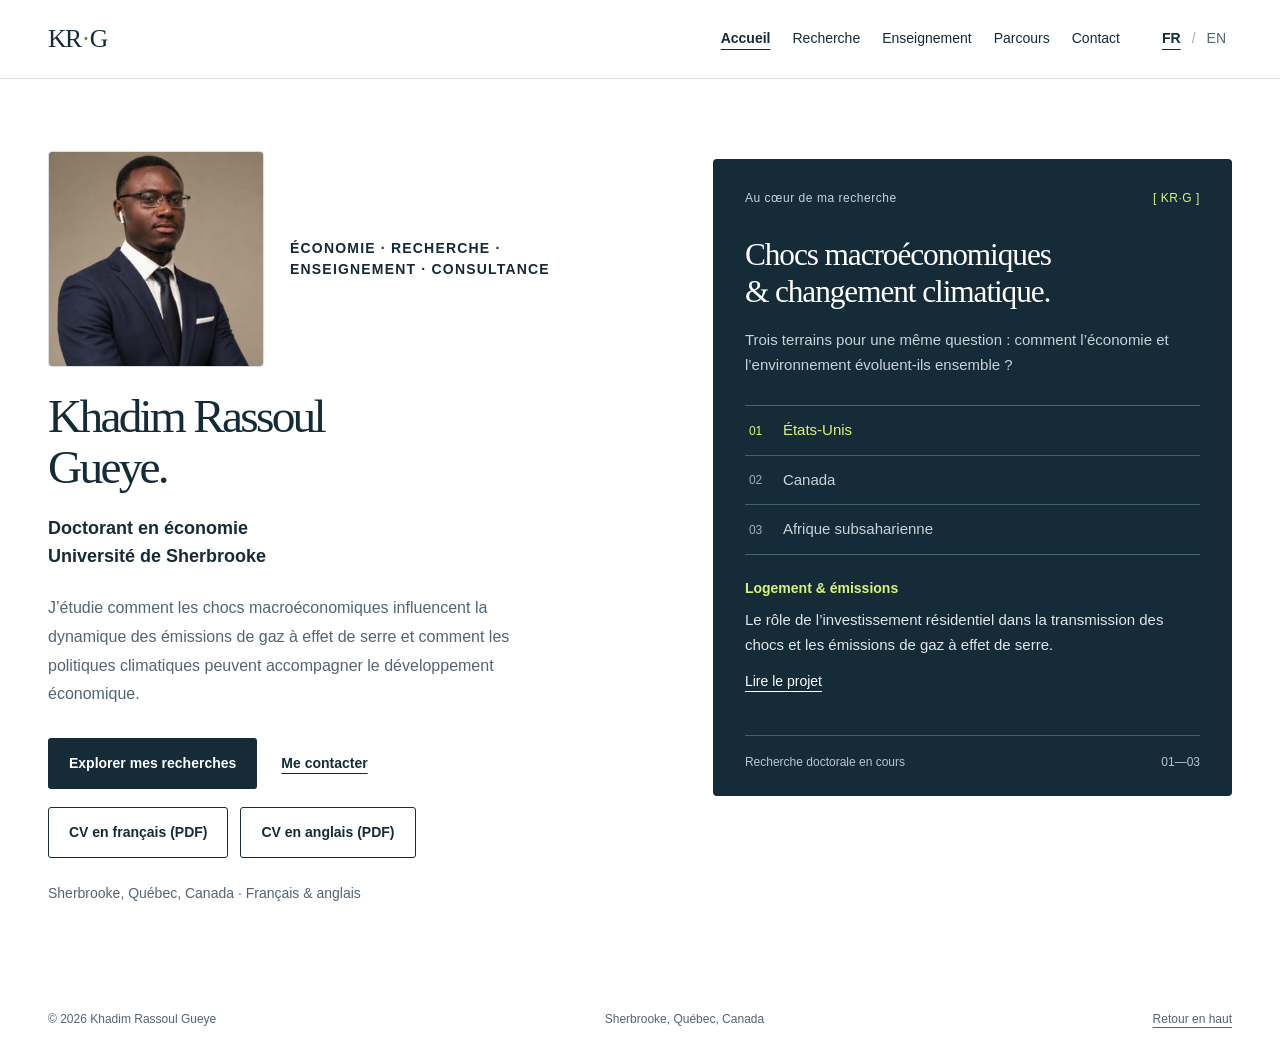
<file: index.html>
<!DOCTYPE html>

<html lang="fr">
<head>
<meta charset="utf-8"/>
<meta content="width=device-width, initial-scale=1" name="viewport"/>
<meta content="Khadim Rassoul Gueye, doctorant en économie à l’Université de Sherbrooke. Recherche en macroéconomie environnementale, politiques climatiques et développement." name="description"/>
<meta content="#152b37" name="theme-color"/>
<meta content="Khadim Rassoul Gueye · Économie &amp; climat" property="og:title"/>
<meta content="Recherche, enseignement et méthodes quantitatives à l’intersection de la macroéconomie, du climat et du développement." property="og:description"/>
<meta content="website" property="og:type"/>
<link href="https://krassoul.github.io/" rel="canonical"/>
<meta content="https://krassoul.github.io/" property="og:url"/>
<meta content="https://krassoul.github.io/khadim-rassoul-gueye-portrait.png" property="og:image"/>
<title>Khadim Rassoul Gueye · Économie &amp; climat</title>
<link href="data:image/svg+xml,%3Csvg xmlns='http://www.w3.org/2000/svg' viewBox='0 0 40 40'%3E%3Crect width='40' height='40' rx='8' fill='%23152b37'/%3E%3Cpath d='M10 9v22m18-22L11 20l18 11' fill='none' stroke='%23d8f47b' stroke-width='4' stroke-linecap='round' stroke-linejoin='round'/%3E%3C/svg%3E" rel="icon" type="image/svg+xml"/>
<link href="styles.css?v=portrait-balance2" rel="stylesheet"/>
<script defer="" src="site.js?v=ghg-emissions-dynamics-20261021"></script>
</head>
<body data-page="accueil">
<a class="skip-link" data-i18n="skip" href="#main">Aller au contenu</a>
<header class="site-header">
<div class="header-inner">
<a aria-label="Khadim Rassoul Gueye — accueil" class="wordmark" href="index.html">KR<span>·</span>G</a>
<nav aria-label="Navigation principale" data-i18n-aria="navLabel"><a aria-current="page" data-i18n="navHome" href="index.html">Accueil</a>
<a data-i18n="navResearch" href="recherche.html">Recherche</a>
<a data-i18n="navTeaching" href="enseignement.html">Enseignement</a>
<a data-i18n="navAbout" href="parcours.html">Parcours</a>
<a data-i18n="navContact" href="contact.html">Contact</a>
</nav>
<div aria-label="Langue du site" class="language-switch" data-i18n-aria="languageLabel" role="group">
<button aria-label="Français" aria-pressed="true" data-lang="fr" lang="fr" type="button">FR</button>
<span aria-hidden="true">/</span>
<button aria-label="English" aria-pressed="false" data-lang="en" lang="en" type="button">EN</button>
</div>
</div>
</header>
<main id="main"><section aria-labelledby="hero-name" class="hero section-shell" id="accueil">
<div class="hero-copy">
<div class="hero-profile">
<img alt="Portrait de Khadim Rassoul Gueye" class="profile-portrait" data-i18n-alt="portraitAlt" fetchpriority="high" height="1254" src="khadim-rassoul-gueye-portrait.png" width="1254"/>
<p class="eyebrow" data-i18n="heroEyebrow">Économie · Recherche · Enseignement</p>
</div>
<h1 id="hero-name">Khadim Rassoul<br/><span>Gueye.</span></h1>
<p class="hero-role" data-i18n="heroRole">Doctorant en économie<br/>Université de Sherbrooke</p>
<p class="hero-intro" data-i18n="heroIntro">J’étudie comment les chocs macroéconomiques influencent la dynamique des émissions de gaz à effet de serre et comment les politiques climatiques peuvent accompagner le développement économique.</p>
<div class="hero-actions">
<a class="button button-dark" data-i18n="explore" href="recherche.html">Explorer mes recherches</a>
<a class="text-link" data-i18n="getInTouch" href="contact.html">Me contacter</a>
</div>
<div class="hero-cv" id="cv">
<a class="button button-outline" data-i18n="cvFrench" href="CV_Khadim_Rassoul_Gueye_FR.pdf" rel="noopener noreferrer">CV en français (PDF)</a>
<a class="button button-outline" data-i18n="cvEnglish" href="CV_Khadim_Rassoul_Gueye_EN.pdf" rel="noopener noreferrer">CV en anglais (PDF)</a>
</div>
<p class="hero-location" data-i18n="location">Sherbrooke, Québec · Français &amp; anglais</p>
</div>
<aside aria-label="Aperçu des recherches" class="research-window" data-i18n-aria="researchWindowLabel">
<div class="window-heading"><span data-i18n="windowHeading">Au cœur de ma recherche</span><span aria-hidden="true" class="window-symbol">[ KR·G ]</span></div>
<h2 data-i18n="windowTitle">Chocs macroéconomiques<br/>&amp; changement climatique.</h2>
<p class="window-intro" data-i18n="windowIntro">Trois terrains pour une même question : comment l’économie et l’environnement évoluent-ils ensemble ?</p>
<div aria-label="Terrain de recherche" aria-orientation="vertical" class="research-tabs" data-i18n-aria="tablistLabel" role="tablist">
<button aria-controls="research-panel" aria-selected="true" data-project="us" id="tab-us" role="tab" type="button"><span>01</span><span data-i18n="us">États-Unis</span></button>
<button aria-controls="research-panel" aria-selected="false" data-project="ca" id="tab-ca" role="tab" tabindex="-1" type="button"><span>02</span><span data-i18n="ca">Canada</span></button>
<button aria-controls="research-panel" aria-selected="false" data-project="ssa" id="tab-ssa" role="tab" tabindex="-1" type="button"><span>03</span><span data-i18n="ssa">Afrique subsaharienne</span></button>
</div>
<div aria-labelledby="tab-us" class="research-panel" id="research-panel" role="tabpanel" tabindex="0">
<p class="panel-kicker" id="panel-kicker">Logement &amp; émissions</p>
<p class="panel-description" id="panel-description">Le rôle de l’investissement résidentiel dans la transmission des chocs et les émissions de gaz à effet de serre.</p>
<a class="panel-link" data-i18n="readProject" href="recherche.html#project-us" id="panel-link">Lire le projet</a>
</div>
<div class="window-foot"><span data-i18n="inProgress">Recherche doctorale en cours</span><span aria-hidden="true">01—03</span></div>
</aside>
</section></main>
<footer class="site-footer section-shell"><p>© 2026 Khadim Rassoul Gueye</p><p data-i18n="footerLocation">Sherbrooke, Québec, Canada</p><a data-i18n="backTop" href="index.html">Retour en haut</a></footer>
</body>
</html>
</file>
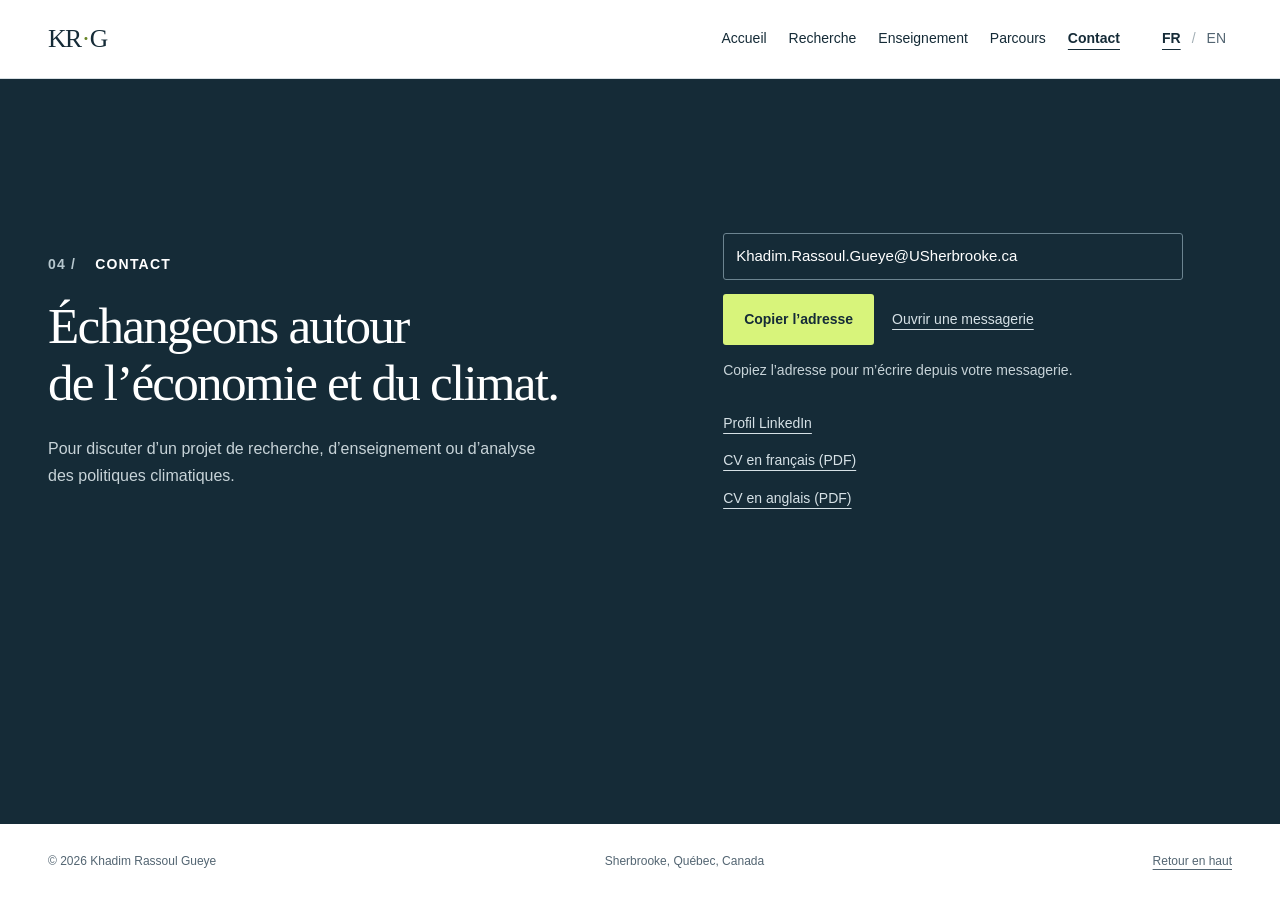
<file: contact.html>
<!DOCTYPE html>

<html lang="fr">
<head>
<meta charset="utf-8"/>
<meta content="width=device-width, initial-scale=1" name="viewport"/>
<meta content="Khadim Rassoul Gueye, doctorant en économie à l’Université de Sherbrooke. Recherche en macroéconomie environnementale, politiques climatiques et développement." name="description"/>
<meta content="#152b37" name="theme-color"/>
<meta content="Khadim Rassoul Gueye · Économie &amp; climat" property="og:title"/>
<meta content="Recherche, enseignement et méthodes quantitatives à l’intersection de la macroéconomie, du climat et du développement." property="og:description"/>
<meta content="website" property="og:type"/>
<link href="https://krassoul.github.io/contact.html" rel="canonical"/>
<meta content="https://krassoul.github.io/contact.html" property="og:url"/>
<meta content="https://krassoul.github.io/khadim-rassoul-gueye-portrait.png" property="og:image"/>
<title>Khadim Rassoul Gueye · Économie &amp; climat</title>
<link href="data:image/svg+xml,%3Csvg xmlns='http://www.w3.org/2000/svg' viewBox='0 0 40 40'%3E%3Crect width='40' height='40' rx='8' fill='%23152b37'/%3E%3Cpath d='M10 9v22m18-22L11 20l18 11' fill='none' stroke='%23d8f47b' stroke-width='4' stroke-linecap='round' stroke-linejoin='round'/%3E%3C/svg%3E" rel="icon" type="image/svg+xml"/>
<link href="styles.css?v=multipage1" rel="stylesheet"/>
<script defer="" src="site.js?v=multipage1"></script>
</head>
<body data-page="contact">
<a class="skip-link" data-i18n="skip" href="#main">Aller au contenu</a>
<header class="site-header">
<div class="header-inner">
<a aria-label="Khadim Rassoul Gueye — accueil" class="wordmark" href="index.html">KR<span>·</span>G</a>
<nav aria-label="Navigation principale" data-i18n-aria="navLabel"><a data-i18n="navHome" href="index.html">Accueil</a>
<a data-i18n="navResearch" href="recherche.html">Recherche</a>
<a data-i18n="navTeaching" href="enseignement.html">Enseignement</a>
<a data-i18n="navAbout" href="parcours.html">Parcours</a>
<a aria-current="page" data-i18n="navContact" href="contact.html">Contact</a>
</nav>
<div aria-label="Langue du site" class="language-switch" data-i18n-aria="languageLabel" role="group">
<button aria-label="Français" aria-pressed="true" data-lang="fr" lang="fr" type="button">FR</button>
<span aria-hidden="true">/</span>
<button aria-label="English" aria-pressed="false" data-lang="en" lang="en" type="button">EN</button>
</div>
</div>
</header>
<main id="main"><section aria-labelledby="contact-title" class="contact-section" id="contact">
<div class="section-shell contact-inner">
<div><p class="eyebrow"><span class="section-number">04 /</span> <span data-i18n="contactLabel">Contact</span></p><h1 class="page-heading" data-i18n="contactTitle" id="contact-title">Échangeons autour<br/>de l’économie et du climat.</h1><p data-i18n="contactText">Pour discuter d’un projet de recherche, d’enseignement ou d’analyse des politiques climatiques.</p></div>
<div class="contact-actions">
<label class="sr-only" data-i18n="emailAddressLabel" for="contact-address">Adresse de courriel</label>
<input aria-describedby="copy-status" class="contact-address" id="contact-address" readonly="" spellcheck="false" type="text" value="Khadim.Rassoul.Gueye@USherbrooke.ca"/>
<div class="contact-controls">
<button class="button button-lime" data-i18n="copyEmail" id="copy-email" type="button">Copier l’adresse</button>
<a class="email-app-link" data-i18n="emailMe" href="mailto:Khadim.Rassoul.Gueye@USherbrooke.ca">Ouvrir une messagerie</a>
</div>
<p aria-live="polite" class="copy-status" data-i18n="contactHint" id="copy-status" role="status">Copiez l’adresse pour m’écrire depuis votre messagerie.</p>
<a class="linkedin-link" data-i18n="linkedin" href="https://ca.linkedin.com/in/khadim-rassoul-gueye-5057b7140" rel="noopener noreferrer">Profil LinkedIn</a>
<a class="cv-link" data-i18n="cvFrench" href="CV_Khadim_Rassoul_Gueye_FR.pdf" lang="fr" rel="noopener noreferrer">CV en français (PDF)</a>
<a class="cv-link" data-i18n="cvEnglish" href="CV_Khadim_Rassoul_Gueye_EN.pdf" lang="en" rel="noopener noreferrer">CV en anglais (PDF)</a>
</div>
</div>
</section></main>
<footer class="site-footer section-shell"><p>© 2026 Khadim Rassoul Gueye</p><p data-i18n="footerLocation">Sherbrooke, Québec, Canada</p><a data-i18n="backTop" href="index.html">Retour en haut</a></footer>
</body>
</html>
</file>
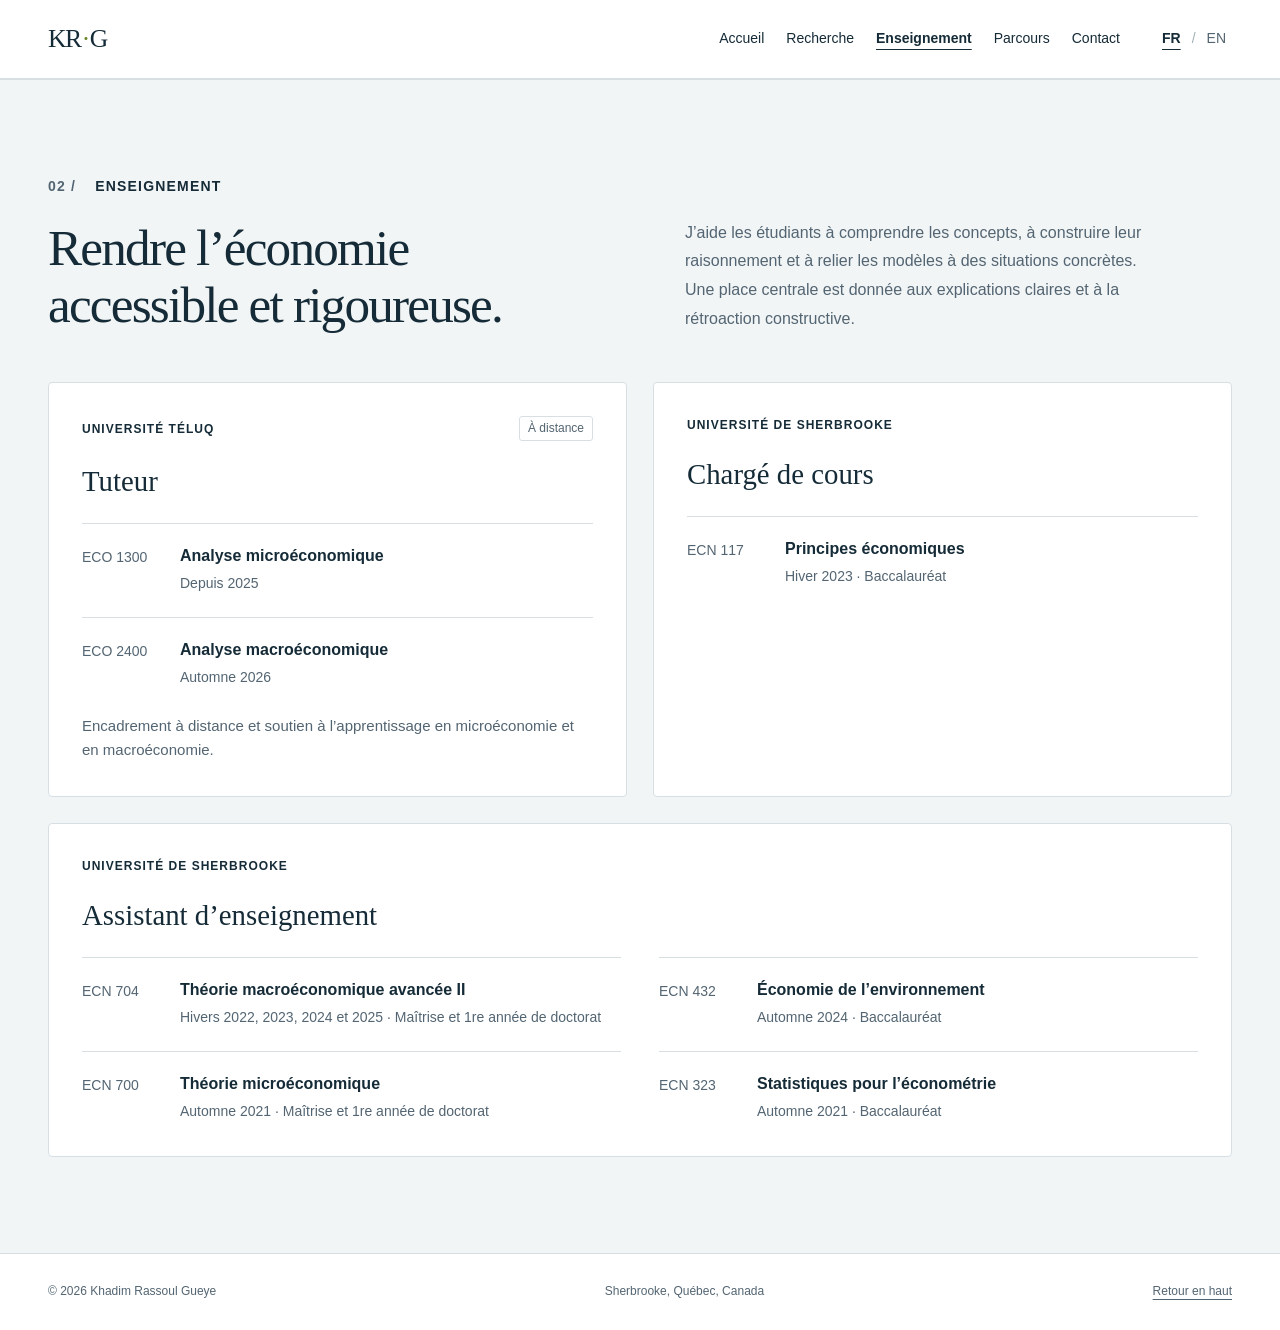
<file: enseignement.html>
<!DOCTYPE html>

<html lang="fr">
<head>
<meta charset="utf-8"/>
<meta content="width=device-width, initial-scale=1" name="viewport"/>
<meta content="Khadim Rassoul Gueye, doctorant en économie à l’Université de Sherbrooke. Recherche en macroéconomie environnementale, politiques climatiques et développement." name="description"/>
<meta content="#152b37" name="theme-color"/>
<meta content="Khadim Rassoul Gueye · Économie &amp; climat" property="og:title"/>
<meta content="Recherche, enseignement et méthodes quantitatives à l’intersection de la macroéconomie, du climat et du développement." property="og:description"/>
<meta content="website" property="og:type"/>
<link href="https://krassoul.github.io/enseignement.html" rel="canonical"/>
<meta content="https://krassoul.github.io/enseignement.html" property="og:url"/>
<meta content="https://krassoul.github.io/khadim-rassoul-gueye-portrait.png" property="og:image"/>
<title>Khadim Rassoul Gueye · Économie &amp; climat</title>
<link href="data:image/svg+xml,%3Csvg xmlns='http://www.w3.org/2000/svg' viewBox='0 0 40 40'%3E%3Crect width='40' height='40' rx='8' fill='%23152b37'/%3E%3Cpath d='M10 9v22m18-22L11 20l18 11' fill='none' stroke='%23d8f47b' stroke-width='4' stroke-linecap='round' stroke-linejoin='round'/%3E%3C/svg%3E" rel="icon" type="image/svg+xml"/>
<link href="styles.css?v=multipage1" rel="stylesheet"/>
<script defer="" src="site.js?v=multipage1"></script>
</head>
<body data-page="enseignement">
<a class="skip-link" data-i18n="skip" href="#main">Aller au contenu</a>
<header class="site-header">
<div class="header-inner">
<a aria-label="Khadim Rassoul Gueye — accueil" class="wordmark" href="index.html">KR<span>·</span>G</a>
<nav aria-label="Navigation principale" data-i18n-aria="navLabel"><a data-i18n="navHome" href="index.html">Accueil</a>
<a data-i18n="navResearch" href="recherche.html">Recherche</a>
<a aria-current="page" data-i18n="navTeaching" href="enseignement.html">Enseignement</a>
<a data-i18n="navAbout" href="parcours.html">Parcours</a>
<a data-i18n="navContact" href="contact.html">Contact</a>
</nav>
<div aria-label="Langue du site" class="language-switch" data-i18n-aria="languageLabel" role="group">
<button aria-label="Français" aria-pressed="true" data-lang="fr" lang="fr" type="button">FR</button>
<span aria-hidden="true">/</span>
<button aria-label="English" aria-pressed="false" data-lang="en" lang="en" type="button">EN</button>
</div>
</div>
</header>
<main id="main"><section aria-labelledby="teaching-title" class="teaching-section" id="enseignement">
<div class="section-shell content-section">
<div class="section-heading">
<div><p class="eyebrow"><span class="section-number">02 /</span> <span data-i18n="teachingLabel">Enseignement</span></p><h1 class="page-heading" data-i18n="teachingTitle" id="teaching-title">Rendre l’économie<br/>accessible et rigoureuse.</h1></div>
<p class="section-lead" data-i18n="teachingLead">J’aide les étudiants à comprendre les concepts, à construire leur raisonnement et à relier les modèles à des situations concrètes. Une place centrale est donnée aux explications claires et à la rétroaction constructive.</p>
</div>
<div class="teaching-grid">
<article class="teaching-card">
<div class="card-top"><p class="eyebrow">Université TÉLUQ</p><span class="card-tag" data-i18n="remote">À distance</span></div>
<h3 data-i18n="tutor">Tuteur</h3>
<div class="course-row"><span class="course-code">ECO 1300</span><div><h4 data-i18n="microAnalysis">Analyse microéconomique</h4><p data-i18n="microDates">Depuis 2025</p></div></div>
<div class="course-row"><span class="course-code">ECO 2400</span><div><h4 data-i18n="macroAnalysis">Analyse macroéconomique</h4><p data-i18n="macroDates">Automne 2026</p></div></div>
<p class="card-note" data-i18n="teluqNote">Encadrement à distance et soutien à l’apprentissage en microéconomie et en macroéconomie.</p>
</article>
<article class="teaching-card">
<div class="card-top"><p class="eyebrow">Université de Sherbrooke</p></div>
<h3 data-i18n="lecturer">Chargé de cours</h3>
<div class="course-row"><span class="course-code">ECN 117</span><div><h4 data-i18n="principles">Principes économiques</h4><p data-i18n="principlesDates">Hiver 2023 · Baccalauréat</p></div></div>
</article>
<article class="teaching-card teaching-card-assistant">
<div class="card-top"><p class="eyebrow">Université de Sherbrooke</p></div>
<h3 data-i18n="assistant">Assistant d’enseignement</h3>
<div class="assistant-courses">
<div class="course-row"><span class="course-code">ECN 704</span><div><h4 data-i18n="assistantMacroTitle">Théorie macroéconomique avancée II</h4><p data-i18n="assistantMacroDates">Hivers 2022, 2023, 2024 et 2025 · Maîtrise et 1re année de doctorat</p></div></div>
<div class="course-row"><span class="course-code">ECN 432</span><div><h4 data-i18n="assistantEnvTitle">Économie de l’environnement</h4><p data-i18n="assistantEnvDates">Automne 2024 · Baccalauréat</p></div></div>
<div class="course-row"><span class="course-code">ECN 700</span><div><h4 data-i18n="assistantMicroTitle">Théorie microéconomique</h4><p data-i18n="assistantMicroDates">Automne 2021 · Maîtrise et 1re année de doctorat</p></div></div>
<div class="course-row"><span class="course-code">ECN 323</span><div><h4 data-i18n="assistantStatsTitle">Statistiques pour l’économétrie</h4><p data-i18n="assistantStatsDates">Automne 2021 · Baccalauréat</p></div></div>
</div>
</article>
</div>
</div>
</section></main>
<footer class="site-footer section-shell"><p>© 2026 Khadim Rassoul Gueye</p><p data-i18n="footerLocation">Sherbrooke, Québec, Canada</p><a data-i18n="backTop" href="index.html">Retour en haut</a></footer>
</body>
</html>
</file>
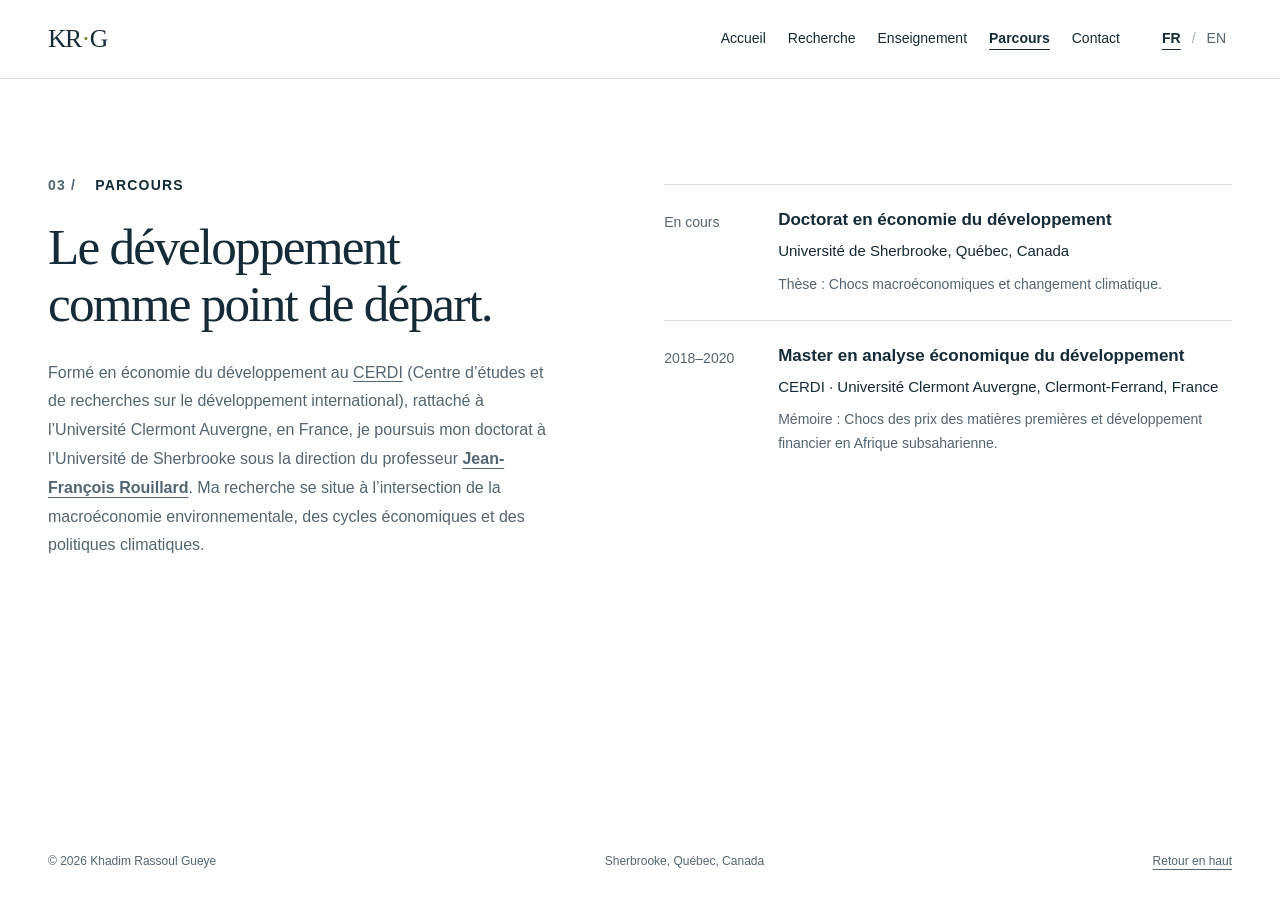
<file: parcours.html>
<!DOCTYPE html>

<html lang="fr">
<head>
<meta charset="utf-8"/>
<meta content="width=device-width, initial-scale=1" name="viewport"/>
<meta content="Khadim Rassoul Gueye, doctorant en économie à l’Université de Sherbrooke. Recherche en macroéconomie environnementale, politiques climatiques et développement." name="description"/>
<meta content="#152b37" name="theme-color"/>
<meta content="Khadim Rassoul Gueye · Économie &amp; climat" property="og:title"/>
<meta content="Recherche, enseignement et méthodes quantitatives à l’intersection de la macroéconomie, du climat et du développement." property="og:description"/>
<meta content="website" property="og:type"/>
<link href="https://krassoul.github.io/parcours.html" rel="canonical"/>
<meta content="https://krassoul.github.io/parcours.html" property="og:url"/>
<meta content="https://krassoul.github.io/khadim-rassoul-gueye-portrait.png" property="og:image"/>
<title>Khadim Rassoul Gueye · Économie &amp; climat</title>
<link href="data:image/svg+xml,%3Csvg xmlns='http://www.w3.org/2000/svg' viewBox='0 0 40 40'%3E%3Crect width='40' height='40' rx='8' fill='%23152b37'/%3E%3Cpath d='M10 9v22m18-22L11 20l18 11' fill='none' stroke='%23d8f47b' stroke-width='4' stroke-linecap='round' stroke-linejoin='round'/%3E%3C/svg%3E" rel="icon" type="image/svg+xml"/>
<link href="styles.css?v=cerdi-hover-20261020" rel="stylesheet"/>
<script defer="" src="site.js?v=cerdi-definition-20261020"></script>
</head>
<body data-page="parcours">
<a class="skip-link" data-i18n="skip" href="#main">Aller au contenu</a>
<header class="site-header">
<div class="header-inner">
<a aria-label="Khadim Rassoul Gueye — accueil" class="wordmark" href="index.html">KR<span>·</span>G</a>
<nav aria-label="Navigation principale" data-i18n-aria="navLabel"><a data-i18n="navHome" href="index.html">Accueil</a>
<a data-i18n="navResearch" href="recherche.html">Recherche</a>
<a data-i18n="navTeaching" href="enseignement.html">Enseignement</a>
<a aria-current="page" data-i18n="navAbout" href="parcours.html">Parcours</a>
<a data-i18n="navContact" href="contact.html">Contact</a>
</nav>
<div aria-label="Langue du site" class="language-switch" data-i18n-aria="languageLabel" role="group">
<button aria-label="Français" aria-pressed="true" data-lang="fr" lang="fr" type="button">FR</button>
<span aria-hidden="true">/</span>
<button aria-label="English" aria-pressed="false" data-lang="en" lang="en" type="button">EN</button>
</div>
</div>
</header>
<main id="main"><section aria-labelledby="about-title" class="section-shell content-section about-section" id="parcours">
<div class="about-intro"><p class="eyebrow"><span class="section-number">03 /</span> <span data-i18n="aboutLabel">Parcours</span></p><h1 class="page-heading" data-i18n="aboutTitle" id="about-title">Le développement<br/>comme point de départ.</h1><p data-i18n="aboutText">Formé en économie du développement au <a class="cerdi-link" href="https://cerdi.uca.fr/">CERDI</a> (Centre d’études et de recherches sur le développement international), rattaché à l’Université Clermont Auvergne, en France, je poursuis mon doctorat à l’Université de Sherbrooke sous la direction du professeur <a class="supervisor-link" href="https://sites.google.com/site/jeanfrancoisrouillard/">Jean-François Rouillard</a>. Ma recherche se situe à l’intersection de la macroéconomie environnementale, des cycles économiques et des politiques climatiques.</p></div>
<div class="timeline">
<article class="timeline-item"><p class="timeline-marker" data-i18n="current">En cours</p><div><h3 data-i18n="phd">Doctorat en économie du développement</h3><p>Université de Sherbrooke, Québec, Canada</p><p class="timeline-detail" data-i18n="thesis">Thèse : Chocs macroéconomiques et changement climatique.</p></div></article>
<article class="timeline-item"><p class="timeline-marker">2018–2020</p><div><h3 data-i18n="masters">Master en analyse économique du développement</h3><p>CERDI · Université Clermont Auvergne, Clermont-Ferrand, France</p><p class="timeline-detail" data-i18n="mastersThesis">Mémoire : Chocs des prix des matières premières et développement financier en Afrique subsaharienne.</p></div></article>

</div>
</section></main>
<footer class="site-footer section-shell"><p>© 2026 Khadim Rassoul Gueye</p><p data-i18n="footerLocation">Sherbrooke, Québec, Canada</p><a data-i18n="backTop" href="index.html">Retour en haut</a></footer>
</body>
</html>
</file>
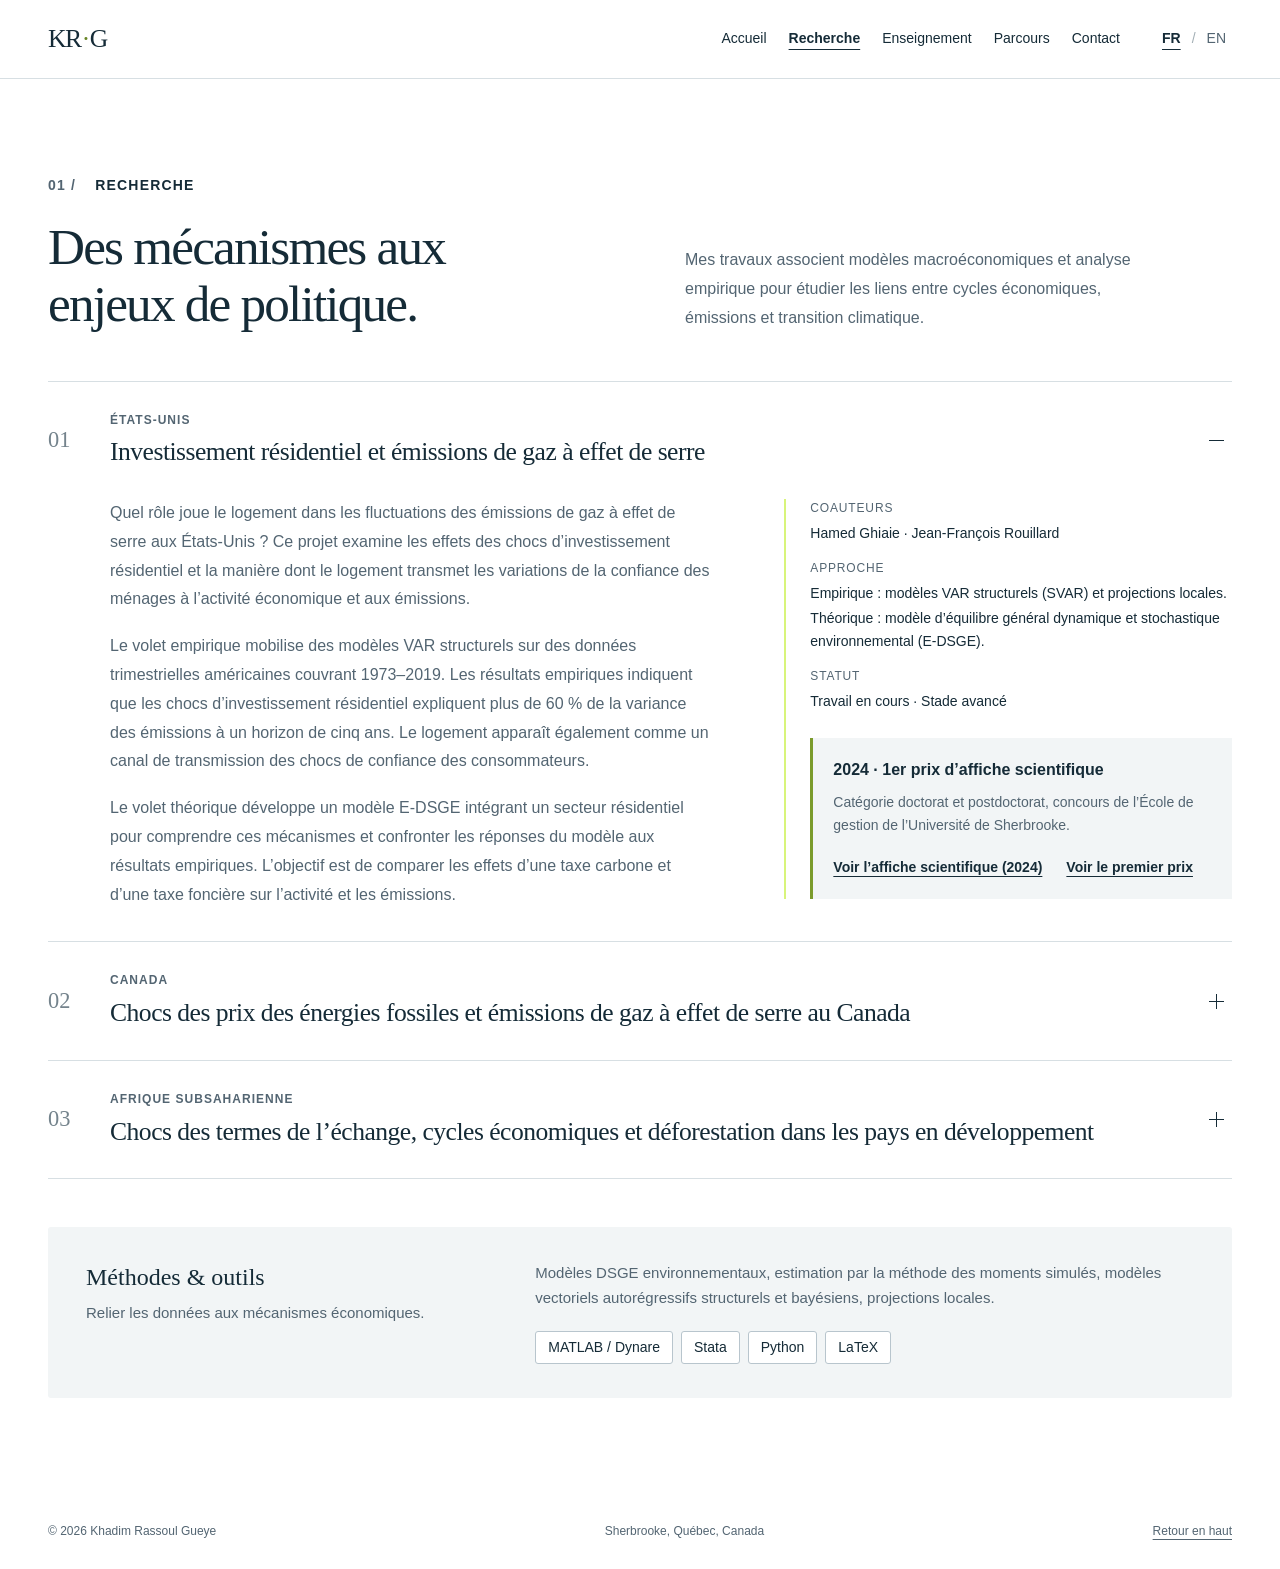
<file: recherche.html>
<!DOCTYPE html>

<html lang="fr">
<head>
<meta charset="utf-8"/>
<meta content="width=device-width, initial-scale=1" name="viewport"/>
<meta content="Khadim Rassoul Gueye, doctorant en économie à l’Université de Sherbrooke. Recherche en macroéconomie environnementale, politiques climatiques et développement." name="description"/>
<meta content="#152b37" name="theme-color"/>
<meta content="Khadim Rassoul Gueye · Économie &amp; climat" property="og:title"/>
<meta content="Recherche, enseignement et méthodes quantitatives à l’intersection de la macroéconomie, du climat et du développement." property="og:description"/>
<meta content="website" property="og:type"/>
<link href="https://krassoul.github.io/recherche.html" rel="canonical"/>
<meta content="https://krassoul.github.io/recherche.html" property="og:url"/>
<meta content="https://krassoul.github.io/khadim-rassoul-gueye-portrait.png" property="og:image"/>
<title>Khadim Rassoul Gueye · Économie &amp; climat</title>
<link href="data:image/svg+xml,%3Csvg xmlns='http://www.w3.org/2000/svg' viewBox='0 0 40 40'%3E%3Crect width='40' height='40' rx='8' fill='%23152b37'/%3E%3Cpath d='M10 9v22m18-22L11 20l18 11' fill='none' stroke='%23d8f47b' stroke-width='4' stroke-linecap='round' stroke-linejoin='round'/%3E%3C/svg%3E" rel="icon" type="image/svg+xml"/>
<link href="styles.css?v=research-award" rel="stylesheet"/>
<script defer="" src="site.js?v=faithful-titles"></script>
</head>
<body data-page="recherche">
<a class="skip-link" data-i18n="skip" href="#main">Aller au contenu</a>
<header class="site-header">
<div class="header-inner">
<a aria-label="Khadim Rassoul Gueye — accueil" class="wordmark" href="index.html">KR<span>·</span>G</a>
<nav aria-label="Navigation principale" data-i18n-aria="navLabel"><a data-i18n="navHome" href="index.html">Accueil</a>
<a aria-current="page" data-i18n="navResearch" href="recherche.html">Recherche</a>
<a data-i18n="navTeaching" href="enseignement.html">Enseignement</a>
<a data-i18n="navAbout" href="parcours.html">Parcours</a>
<a data-i18n="navContact" href="contact.html">Contact</a>
</nav>
<div aria-label="Langue du site" class="language-switch" data-i18n-aria="languageLabel" role="group">
<button aria-label="Français" aria-pressed="true" data-lang="fr" lang="fr" type="button">FR</button>
<span aria-hidden="true">/</span>
<button aria-label="English" aria-pressed="false" data-lang="en" lang="en" type="button">EN</button>
</div>
</div>
</header>
<main id="main"><section aria-labelledby="research-title" class="section-shell content-section" id="recherche">
<div class="section-heading">
<div><p class="eyebrow"><span class="section-number">01 /</span> <span data-i18n="researchLabel">Recherche</span></p><h1 class="page-heading" data-i18n="researchTitle" id="research-title">Des mécanismes aux<br/>enjeux de politique.</h1></div>
<p class="section-lead" data-i18n="researchLead">Mes travaux associent modèles macroéconomiques et analyse empirique pour étudier les liens entre cycles économiques, émissions et transition climatique.</p>
</div>
<div class="project-list">
<details class="project" id="project-us" open="">
<summary><span class="project-number">01</span><span class="project-summary"><span class="project-region" data-i18n="us">États-Unis</span><span class="project-title" data-i18n="projectUsTitle">Investissement résidentiel et émissions de gaz à effet de serre</span></span><span aria-hidden="true" class="expand-icon"></span></summary>
<div class="project-body">
<div class="project-description"><p data-i18n="projectUsText">Quel rôle joue le logement dans les fluctuations des émissions de gaz à effet de serre aux États-Unis ? Ce projet examine les effets des chocs d’investissement résidentiel et la manière dont le logement transmet les variations de la confiance des ménages à l’activité économique et aux émissions.</p><p data-i18n="projectUsEmpirical">Le volet empirique mobilise des modèles VAR structurels sur des données trimestrielles américaines couvrant 1973–2019. Les résultats empiriques indiquent que les chocs d’investissement résidentiel expliquent plus de 60 % de la variance des émissions à un horizon de cinq ans. Le logement apparaît également comme un canal de transmission des chocs de confiance des consommateurs.</p><p data-i18n="projectUsTheory">Le volet théorique développe un modèle E-DSGE intégrant un secteur résidentiel pour comprendre ces mécanismes et confronter les réponses du modèle aux résultats empiriques. L’objectif est de comparer les effets d’une taxe carbone et d’une taxe foncière sur l’activité et les émissions.</p>
</div>
<div class="project-meta"><p><span data-i18n="coauthors">Coauteurs</span><strong>Hamed Ghiaie · Jean-François Rouillard</strong></p><p><span data-i18n="approach">Approche</span><strong data-i18n="empiricalApproach">Empirique : modèles VAR structurels (SVAR) et projections locales.</strong><strong data-i18n="theoreticalApproach">Théorique : modèle d’équilibre général dynamique et stochastique environnemental (E-DSGE).</strong></p><p><span data-i18n="status">Statut</span><strong data-i18n="advancedProject">Travail en cours · Stade avancé</strong></p><aside class="project-award"><h3 data-i18n="projectAwardTitle">2024 · 1er prix d’affiche scientifique</h3><p data-i18n="projectAwardText">Catégorie doctorat et postdoctorat, concours de l’École de gestion de l’Université de Sherbrooke.</p><div class="award-links"><a data-i18n="projectPoster" href="https://savoirs.usherbrooke.ca/bitstream/handle/11143/21499/ghiaie_hamed_investissement_residentiel_affiche_2024.pdf?sequence=5">Voir l’affiche scientifique (2024)</a><a data-i18n="viewAward" href="https://drive.google.com/file/d/12-Zc0DVFhKHcqIoQjdLK7hcetkkvBSAR/view?usp=sharing">Voir le premier prix</a></div></aside></div>
</div>
</details>
<details class="project" id="project-ca">
<summary><span class="project-number">02</span><span class="project-summary"><span class="project-region" data-i18n="ca">Canada</span><span class="project-title" data-i18n="projectCaTitle">Chocs des prix des énergies fossiles et émissions de gaz à effet de serre au Canada</span></span><span aria-hidden="true" class="expand-icon"></span></summary>
<div class="project-body">
<p data-i18n="projectCaText">Comment les chocs de prix du pétrole et du gaz se transmettent-ils aux émissions canadiennes ? Ce projet mobilise l’économétrie des séries temporelles pour étudier les réponses dynamiques des émissions et leur lien avec les marchés de l’énergie.</p>
<div class="project-meta"><p><span data-i18n="approach">Approche</span><strong data-i18n="projectCaMethod">SVAR · BVAR · Projections locales</strong></p><p><span data-i18n="status">Statut</span><strong data-i18n="thesisProject">Projet de thèse · En cours</strong></p></div>
</div>
</details>
<details class="project" id="project-ssa">
<summary><span class="project-number">03</span><span class="project-summary"><span class="project-region" data-i18n="ssa">Afrique subsaharienne</span><span class="project-title" data-i18n="projectSsaTitle">Chocs des termes de l’échange, cycles économiques et déforestation dans les pays en développement</span></span><span aria-hidden="true" class="expand-icon"></span></summary>
<div class="project-body">
<p data-i18n="projectSsaText">Ce projet examine les liens entre chocs extérieurs, activité économique et déforestation dans une petite économie ouverte. Il inscrit les enjeux environnementaux dans une perspective de développement, avec un intérêt particulier pour l’Afrique subsaharienne.</p>
<div class="project-meta"><p><span data-i18n="approach">Approche</span><strong data-i18n="projectSsaMethod">Modèle DSGE de petite économie ouverte</strong></p><p><span data-i18n="status">Statut</span><strong data-i18n="thesisProject">Projet de thèse · En cours</strong></p></div>
</div>
</details>
</div>
<div class="methods-block">
<div><h3 data-i18n="methodsTitle">Méthodes &amp; outils</h3><p data-i18n="methodsIntro">Relier les données aux mécanismes économiques.</p></div>
<div class="methods-content">
<p data-i18n="methodsText">Modèles DSGE environnementaux, estimation par la méthode des moments simulés, modèles vectoriels autorégressifs structurels et bayésiens, projections locales.</p>
<ul aria-label="Outils de recherche" class="tool-list" data-i18n-aria="toolsLabel"><li>MATLAB / Dynare</li><li>Stata</li><li>Python</li><li>LaTeX</li></ul>
</div>
</div>
</section></main>
<footer class="site-footer section-shell"><p>© 2026 Khadim Rassoul Gueye</p><p data-i18n="footerLocation">Sherbrooke, Québec, Canada</p><a data-i18n="backTop" href="index.html">Retour en haut</a></footer>
</body>
</html>
</file>
<file: styles.css>
:root{--ink:#152b37;--muted:#536572;--paper:#fff;--wash:#f2f5f6;--line:#d7dfe3;--lime:#d8f47b;--serif:Georgia,'Times New Roman',serif;--sans:Arial,Helvetica,sans-serif}
*{box-sizing:border-box}html{scroll-behavior:smooth;scroll-padding-top:100px}body{margin:0;background:var(--paper);color:var(--ink);font-family:var(--sans);font-size:1rem;line-height:1.65}a{color:inherit}button{font:inherit}button,a,summary{-webkit-tap-highlight-color:transparent}button{cursor:pointer}a:focus-visible,button:focus-visible,summary:focus-visible,[tabindex]:focus-visible{outline:3px solid #60851a;outline-offset:5px}h1,h2,h3,h4,p{margin:0}h1,h2{font-family:var(--serif);font-weight:400}h2{font-size:clamp(2rem,3.55vw,3.1rem);line-height:1.15;letter-spacing:-.045em}h3{font-size:1.35rem;line-height:1.35}h4{font-size:1rem;line-height:1.5}.section-shell{width:min(1192px,calc(100% - 96px));margin-inline:auto}.content-section{padding-block:96px}.eyebrow{font-size:.875rem;font-weight:600;letter-spacing:.085em;text-transform:uppercase;line-height:1.5}.section-number{margin-right:14px;color:var(--muted)}.skip-link{position:fixed;top:12px;left:16px;z-index:20;padding:10px 18px;background:var(--ink);color:white;transform:translateY(-160%)}.skip-link:focus{transform:translateY(0)}
.site-header{position:sticky;top:0;z-index:10;background:rgba(255,255,255,.97);border-bottom:1px solid var(--line)}.header-inner{width:min(1192px,calc(100% - 96px));min-height:78px;margin-inline:auto;display:flex;align-items:center;gap:36px}.wordmark{font-family:var(--serif);font-size:1.6rem;text-decoration:none;letter-spacing:-.055em;white-space:nowrap}.wordmark span{color:#678524;padding-inline:2px}nav{display:flex;align-items:center;gap:30px;margin-left:auto}nav a{font-size:.875rem;text-decoration:none;padding-block:15px}nav a:hover{text-decoration:underline;text-underline-offset:5px}.language-switch{display:flex;align-items:center;gap:5px;flex-shrink:0;font-size:.875rem}.language-switch button{background:none;border:0;padding:7px 6px;color:var(--muted);border-radius:3px}.language-switch button[aria-pressed=true]{color:var(--ink);font-weight:700;text-decoration:underline;text-underline-offset:6px}.language-switch>span{color:#a3afb5}
.hero{padding-top:72px;padding-bottom:76px;display:grid;grid-template-columns:1.15fr 1fr;gap:68px;align-items:start}.hero-copy>.eyebrow{margin-bottom:25px}.hero h1{font-size:clamp(3rem,5.6vw,4.95rem);line-height:1.04;letter-spacing:-.058em}.hero h1 span{font-size:1.28em}.hero-role{margin-top:27px;line-height:1.55;font-size:1.125rem;font-weight:600}.hero-intro{margin-top:23px;max-width:520px;color:var(--muted);line-height:1.8}.hero-actions{display:flex;align-items:center;flex-wrap:wrap;gap:24px;margin-top:29px}.button{display:inline-flex;justify-content:center;align-items:center;padding:13px 20px;min-height:48px;text-decoration:none;font-weight:600;font-size:.875rem;border:1px solid transparent;border-radius:3px;transition:background .18s,color .18s}.button-dark{background:var(--ink);color:white}.button-dark:hover{background:#294858}.text-link{font-size:.875rem;font-weight:600;text-underline-offset:5px}.hero-location{font-size:.875rem;color:var(--muted);margin-top:37px}
.research-window{background:var(--ink);color:white;padding:30px 32px 23px;margin-top:8px;border-radius:4px;min-width:0}.window-heading{display:flex;justify-content:space-between;gap:14px;color:#c7d3d8;font-size:.75rem;letter-spacing:.045em}.window-symbol{white-space:nowrap;color:var(--lime)}.research-window h2{margin-top:27px;font-size:clamp(1.7rem,2.45vw,2.15rem);letter-spacing:-.035em;line-height:1.18}.window-intro{font-size:.9375rem;color:#c7d3d8;line-height:1.65;margin-top:18px}.research-tabs{margin-top:28px;display:flex;flex-direction:column;border-top:1px solid #46606d}.research-tabs button{display:flex;align-items:center;text-align:left;width:100%;gap:14px;padding:13px 4px;color:#c7d3d8;background:transparent;border:0;border-bottom:1px solid #46606d;font-size:.9375rem;line-height:1.5}.research-tabs button>span:first-child{font-size:.75rem;color:#a0b0b8;min-width:20px}.research-tabs button[aria-selected=true]{color:var(--lime)}.research-tabs button[aria-selected=true]>span:first-child{color:var(--lime)}.research-tabs button:hover{background:rgba(255,255,255,.05)}.research-tabs button:focus-visible,.panel-link:focus-visible{outline-color:var(--lime)}.research-panel{margin-top:22px;min-height:138px}.panel-kicker{color:var(--lime);font-size:.875rem;font-weight:600}.panel-description{font-size:.9375rem;margin-top:8px;color:#e0e7ea;line-height:1.65}.panel-link{display:inline-block;margin-top:13px;font-size:.875rem;text-underline-offset:5px}.window-foot{display:flex;justify-content:space-between;gap:12px;border-top:1px solid #46606d;padding-top:17px;margin-top:20px;font-size:.75rem;color:#b6c7ce}
.focus-band{border-block:1px solid var(--line);background:var(--wash)}.focus-inner{min-height:89px;display:flex;justify-content:space-between;align-items:center;gap:20px}.focus-inner p{font-family:var(--serif);font-size:1.23rem;line-height:1.4}.focus-inner>span{font-family:var(--serif);font-size:1.5rem;color:#7a8b94}.section-heading{display:grid;grid-template-columns:1fr 1fr;align-items:end;gap:90px;margin-bottom:48px}.section-heading .eyebrow,.about-intro>.eyebrow,.contact-inner .eyebrow{margin-bottom:22px}.section-lead{color:var(--muted);line-height:1.8;max-width:480px}
.project-list{border-top:1px solid var(--line)}.project{border-bottom:1px solid var(--line);scroll-margin-top:105px}.project summary{padding:29px 0;display:flex;gap:28px;align-items:center;cursor:pointer;list-style:none}.project summary::-webkit-details-marker{display:none}.project summary:hover .project-title{text-decoration:underline;text-underline-offset:5px}.project-number{color:#74838c;font-family:var(--serif);font-size:1.4rem;flex-shrink:0;width:34px}.project-summary{display:flex;flex-direction:column;gap:5px;min-width:0}.project-region{text-transform:uppercase;font-size:.75rem;font-weight:600;letter-spacing:.085em;color:var(--muted)}.project-title{font-family:var(--serif);font-size:1.6rem;line-height:1.35;letter-spacing:-.02em}.expand-icon{width:32px;height:32px;position:relative;margin-left:auto;flex-shrink:0}.expand-icon:before,.expand-icon:after{content:'';position:absolute;background:var(--ink);width:15px;height:1px;top:16px;left:9px}.expand-icon:after{transform:rotate(90deg)}details[open] .expand-icon:after{transform:rotate(0)}.project-body{margin-left:62px;padding-bottom:32px;display:grid;grid-template-columns:1.35fr 1fr;gap:70px}.project-body>p{color:var(--muted);line-height:1.8}.project-meta{border-left:2px solid var(--lime);padding-left:24px}.project-meta p+p{margin-top:15px}.project-meta span{display:block;font-size:.75rem;color:var(--muted);text-transform:uppercase;letter-spacing:.07em}.project-meta strong{display:block;font-size:.875rem;font-weight:500;margin-top:3px;line-height:1.6}.methods-block{display:grid;grid-template-columns:1fr 1.65fr;gap:50px;background:var(--wash);margin-top:48px;padding:34px 38px;border-radius:3px}.methods-block h3{font-family:var(--serif);font-weight:400;font-size:1.5rem}.methods-block>div>p{color:var(--muted);margin-top:8px;font-size:.9375rem}.methods-content>p{margin-top:0!important}.tool-list{display:flex;flex-wrap:wrap;gap:8px;list-style:none;margin:20px 0 0;padding:0}.tool-list li{border:1px solid #b8c5cd;padding:4px 12px;border-radius:3px;font-size:.875rem;background:white}
.teaching-section{background:var(--wash);border-block:1px solid var(--line)}.teaching-grid{display:grid;grid-template-columns:1fr 1fr;gap:26px}.teaching-card{padding:33px;background:white;border:1px solid var(--line);border-radius:4px}.card-top{display:flex;justify-content:space-between;align-items:center;gap:12px;flex-wrap:wrap}.card-top .eyebrow{font-size:.75rem}.card-tag{font-size:.75rem;border:1px solid var(--line);border-radius:3px;padding:2px 8px;color:var(--muted)}.teaching-card>h3{font-family:var(--serif);font-weight:400;font-size:1.8rem;margin-top:21px}.course-row{display:flex;gap:22px;border-top:1px solid var(--line);padding-top:20px;margin-top:22px}.course-code{font-size:.875rem;color:var(--muted);min-width:76px;padding-top:2px}.course-row p{font-size:.875rem;color:var(--muted);margin-top:4px}.card-note{font-size:.9375rem;color:var(--muted);margin-top:24px}.assistant-heading{margin-top:27px}.assistant-text{font-size:.9375rem;color:var(--muted);margin-top:8px}
.about-section{display:grid;grid-template-columns:1fr 1.1fr;gap:100px}.about-intro>p:last-child{margin-top:26px;color:var(--muted);line-height:1.8}.timeline{padding-top:9px}.timeline-item{display:grid;grid-template-columns:92px 1fr;gap:22px;padding-block:24px;border-top:1px solid var(--line)}.timeline-marker{font-size:.875rem;color:var(--muted);padding-top:2px}.timeline-item h3{font-size:1.0625rem;font-weight:600}.timeline-item h3+p{font-size:.9375rem;margin-top:7px}.timeline-detail{font-size:.875rem;color:var(--muted);margin-top:9px}.award{background:var(--wash);padding:21px 20px;border:0;border-left:3px solid #7b9b2c;margin-top:8px}.award .timeline-marker{color:#496414}
.contact-section{background:var(--ink);color:white}.contact-inner{padding-block:76px;display:grid;grid-template-columns:1.15fr 1fr;gap:90px;align-items:center}.contact-inner .section-number{color:#b6c7ce}.contact-inner h2{font-size:clamp(2rem,3.35vw,2.9rem)}.contact-inner>div>p:last-child{color:#c7d3d8;max-width:490px;margin-top:25px}.contact-actions{display:flex;align-items:flex-start;flex-direction:column;gap:14px;min-width:0}.button-lime{background:var(--lime);color:var(--ink);min-width:147px}.button-lime:hover{background:#e5ffa0}.contact-email{font-size:.9375rem;overflow-wrap:anywhere;text-decoration:none;margin-top:5px}.contact-email:hover{text-decoration:underline}.linkedin-link,.cv-link{font-size:.875rem;text-underline-offset:5px;color:#d6e1e6}.contact-actions a:focus-visible{outline-color:var(--lime)}.site-footer{display:flex;flex-wrap:wrap;justify-content:space-between;align-items:center;gap:14px;padding-block:28px;font-size:.75rem;color:var(--muted)}.site-footer a{text-underline-offset:4px}
.sr-only{position:absolute;width:1px;height:1px;padding:0;margin:-1px;overflow:hidden;clip:rect(0,0,0,0);white-space:nowrap;border:0}.contact-address{font:inherit;font-size:.9375rem;color:white;background:transparent;border:1px solid #6c8490;border-radius:3px;min-width:0;width:100%;max-width:460px;padding:10px 12px}.contact-address:focus-visible,.contact-controls button:focus-visible{outline-color:var(--lime)}.contact-controls{display:flex;flex-wrap:wrap;align-items:center;gap:18px}.email-app-link{font-size:.875rem;color:#d6e1e6;text-underline-offset:5px}.copy-status{color:#c7d3d8;font-size:.875rem;line-height:1.6;min-height:2.8em;max-width:460px}
.hero-profile{display:flex;align-items:center;gap:23px;margin-bottom:27px}.profile-portrait{display:block;width:112px;height:112px;flex-shrink:0;border-radius:4px;object-fit:contain;border:1px solid var(--line)}.hero-profile .eyebrow{max-width:260px}.teaching-card-assistant{grid-column:1/-1}.assistant-courses{display:grid;grid-template-columns:1fr 1fr;gap:0 38px}.assistant-courses .course-row{min-width:0}.assistant-courses .course-row>div{min-width:0}
@media(max-width:760px){.hero-profile{gap:18px;margin-bottom:24px}.profile-portrait{width:96px;height:96px}.hero-profile .eyebrow{font-size:.875rem}}
@media(max-width:760px){.assistant-courses{grid-template-columns:1fr}}
@media(min-width:1450px){.hero h1{font-size:5.1rem}}
@media(max-width:1000px){.section-shell,.header-inner{width:calc(100% - 64px)}.hero{gap:38px;padding-top:55px}.hero h1{font-size:4rem}.research-window{padding:27px}.section-heading{gap:50px}.focus-inner p{font-size:1.1rem}.project-body{gap:35px}.about-section{gap:50px}.contact-inner{gap:45px}nav{gap:22px}}
@media(max-width:760px){html{scroll-padding-top:132px}.section-shell,.header-inner{width:calc(100% - 40px)}.header-inner{display:grid;grid-template-columns:1fr auto;gap:0 16px;padding-top:9px}.wordmark{grid-column:1;grid-row:1;font-size:1.45rem}.language-switch{grid-column:2;grid-row:1}.header-inner nav{grid-column:1/-1;grid-row:2;justify-content:space-between;gap:14px;margin:0;width:100%;flex-wrap:wrap}nav a{font-size:.875rem;padding-block:13px}.hero{grid-template-columns:1fr;gap:38px;padding-top:42px;padding-bottom:44px}.hero h1{font-size:clamp(2.7rem,10vw,4.6rem);line-height:1.05}.hero-copy>.eyebrow{font-size:.75rem;margin-bottom:22px}.hero-intro{max-width:580px}.hero-location{margin-top:23px}.research-window{margin-top:0;padding:27px}.research-window h2{font-size:2rem}.research-panel{min-height:124px}.focus-inner{flex-direction:column;align-items:flex-start;gap:9px;padding-block:23px}.focus-inner>span{display:none}.focus-inner p{font-size:1.12rem}.content-section{padding-block:58px}.section-heading{grid-template-columns:1fr;gap:25px;margin-bottom:31px}h2{font-size:2.35rem}.section-lead{max-width:100%}.project summary{gap:15px;padding-block:23px}.project-number{width:25px;font-size:1.2rem}.project-title{font-size:1.35rem}.project-body{display:block;margin-left:40px;padding-bottom:27px}.project-meta{margin-top:22px}.project-meta strong{font-size:.9375rem}.methods-block{grid-template-columns:1fr;gap:18px;margin-top:34px;padding:25px}.teaching-grid{grid-template-columns:1fr;gap:20px}.teaching-card{padding:25px}.about-section{grid-template-columns:1fr;gap:35px}.timeline{padding-top:0}.timeline-item{grid-template-columns:85px 1fr;gap:17px}.contact-inner{grid-template-columns:1fr;gap:33px;padding-block:57px}.contact-inner h2{font-size:2.3rem}.contact-actions{gap:15px}.site-footer{flex-direction:column;align-items:flex-start;padding-block:24px;gap:7px}.project{scroll-margin-top:140px}}
@media(max-width:380px){nav{column-gap:10px}nav a{font-size:.8125rem}.research-window{padding:22px}.window-heading{font-size:.75rem;letter-spacing:0}.hero-actions{gap:18px}.timeline-item{grid-template-columns:1fr;gap:8px}.course-row{gap:13px}.course-code{min-width:72px}.project-title{font-size:1.25rem}h2{font-size:2.1rem}}
@media(prefers-reduced-motion:reduce){html{scroll-behavior:auto}*{transition:none!important}}
@media print{.site-header,.hero-actions,.hero-location,.research-window,.focus-band,.contact-actions,.site-footer,.skip-link{display:none}body{font-size:10pt;color:#000}.section-shell{width:100%}.hero{display:block;padding:0 0 20px}.hero h1{font-size:30pt}.hero h1 span{font-size:1em}.hero-role{margin-top:10px}.hero-intro{margin-top:10px;max-width:none}.content-section{padding:20px 0}.section-heading{display:block;margin-bottom:12px}.section-heading h2,.about-intro h2,.contact-inner h2{font-size:20pt}.section-heading .eyebrow,.about-intro>.eyebrow,.contact-inner .eyebrow{margin-bottom:9px}.section-lead{margin-top:10px;max-width:none}.project summary{padding:12px 0}.project-title{font-size:14pt}.project-body{margin-left:0;display:block;padding-bottom:12px}.project-meta{margin-top:10px}.methods-block{padding:14px;margin-top:16px}.teaching-card{padding:15px;break-inside:avoid}.teaching-section{background:none}.about-section{gap:30px}.contact-section{background:none;color:#000}.contact-inner{display:block;padding:20px 0}.contact-inner>div>p:last-child{color:#000}.contact-inner:after{content:'Khadim.Rassoul.Gueye@USherbrooke.ca';display:block;margin-top:10px}.expand-icon{display:none}}

.hero-cv{display:flex;flex-wrap:wrap;gap:12px;margin-top:18px;scroll-margin-top:145px}.button-outline{border-color:var(--ink);color:var(--ink);background:white}.button-outline:hover{background:#f0f5f6}.hero-location{margin-top:24px}@media(max-width:760px){.header-inner nav{gap:10px}.hero-cv .button{padding-inline:14px}}

body{min-height:100vh;display:flex;flex-direction:column}main{flex:1}nav a[aria-current="page"]{font-weight:700;text-decoration:underline;text-underline-offset:6px}.page-heading{font-family:var(--serif);font-size:clamp(2.4rem,4vw,3.4rem);font-weight:400;line-height:1.12;letter-spacing:-.035em}.contact-inner .page-heading{font-size:clamp(2.4rem,4vw,3.4rem)}body[data-page="contact"] main{background:var(--ink)}body[data-page="contact"] .contact-inner{min-height:65vh}nav{gap:22px}@media(max-width:760px){.header-inner nav{flex-wrap:wrap;column-gap:16px;justify-content:flex-start}nav a{padding-block:10px}.page-heading{font-size:2.4rem}}

.award-links{display:flex;flex-wrap:wrap;gap:14px 24px;margin-top:18px}.award-links a{font-size:.875rem;font-weight:600;text-underline-offset:4px}

.supervisor-link{font-weight:600;text-decoration:underline;text-underline-offset:4px;text-decoration-thickness:1px}.supervisor-link:hover{background:var(--accent,#d8f47b)}

.project-description p{color:var(--muted);line-height:1.8}.project-description p+p{margin-top:18px}.project-meta{align-self:start}.project-award{background:var(--wash);border-left:3px solid #7b9b2c;padding:20px;margin-top:26px}.project-award h3{font-size:1rem;line-height:1.5}.project-award>p{font-size:.875rem;color:var(--muted);margin-top:9px}

/* Balance the portrait and name on the home page. */
.hero h1{font-size:clamp(2.35rem,3.7vw,3.35rem);line-height:1.08}.hero h1 span{font-size:1em}.profile-portrait{width:216px;height:216px}.hero-profile{gap:26px;margin-bottom:24px}.hero-role{margin-top:22px}
@media(min-width:1450px){.hero h1{font-size:3.45rem}}
@media(max-width:1000px){.hero h1{font-size:2.85rem}.profile-portrait{width:188px;height:188px}}
@media(max-width:760px){.hero h1{font-size:clamp(2.2rem,7.4vw,2.75rem)}.profile-portrait{width:168px;height:168px}.hero-profile{gap:18px}.hero-profile .eyebrow{font-size:.75rem}}
@media print{.hero h1{font-size:30pt}.profile-portrait{width:112px;height:112px}}

.cerdi-link{color:inherit;font-weight:inherit;text-decoration:underline;text-decoration-thickness:1px;text-underline-offset:.16em}
.cerdi-link:hover{background:var(--accent,#d8f47b);text-decoration-thickness:2px}
</file>
